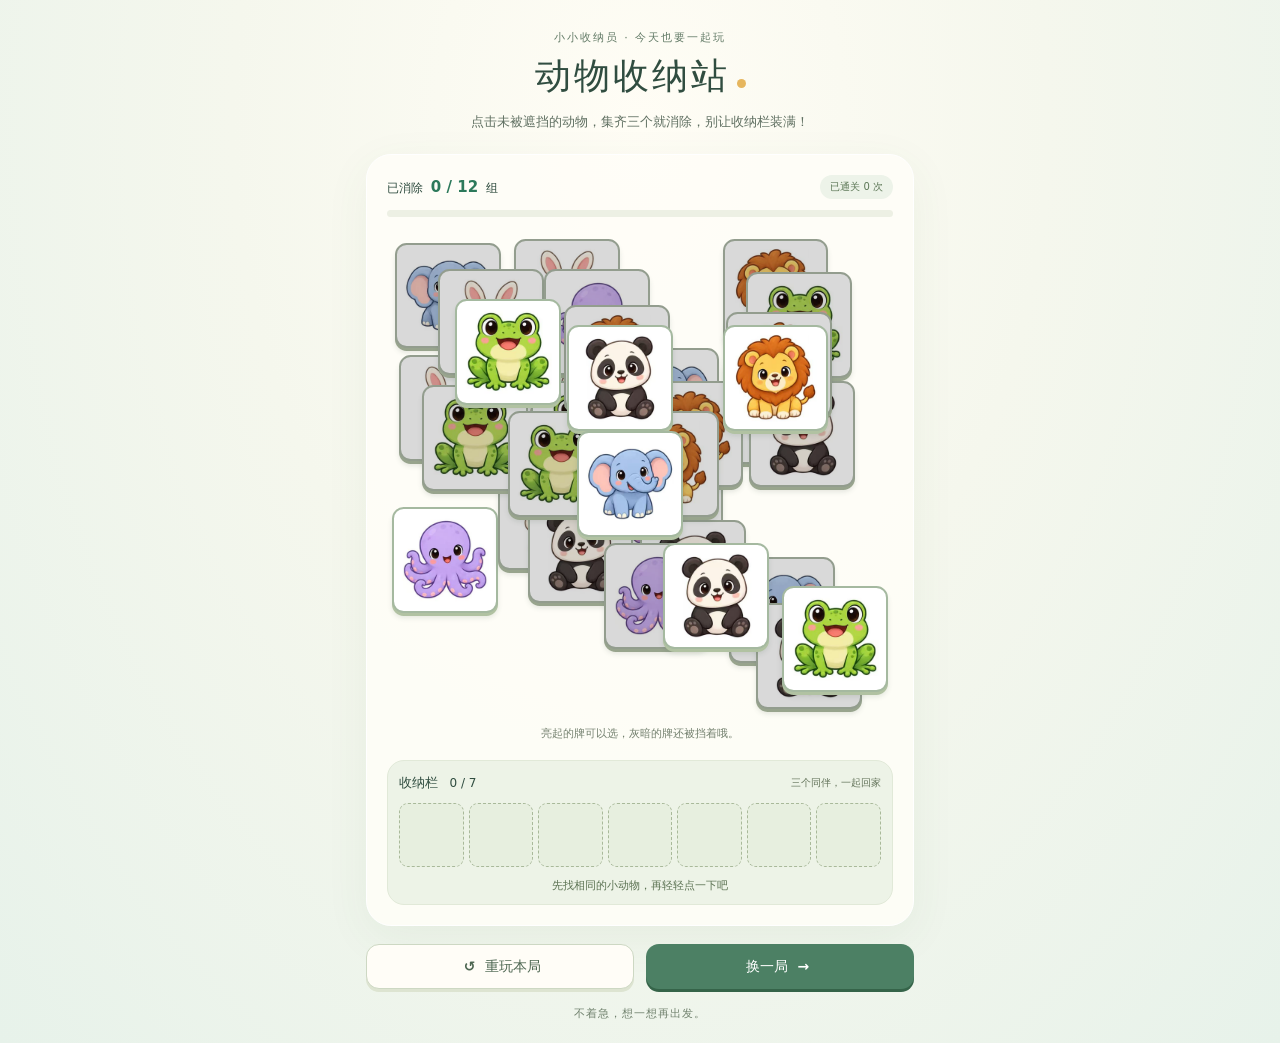
<file: codex-test/index.html>
<!DOCTYPE html>
<html lang="zh-CN">
<head>
  <meta charset="UTF-8">
  <meta name="viewport" content="width=device-width, initial-scale=1">
  <meta name="theme-color" content="#edf5ed">
  <title>动物收纳站</title>
  <link rel="stylesheet" href="styles.css">
  <script src="layouts.js" defer></script>
  <script src="fallback.js" defer></script>
  <script src="game.js" defer></script>
  <script src="app.js" defer></script>
</head>
<body>
  <main class="game-shell">
    <header class="heading">
      <span class="eyebrow">小小收纳员 · 今天也要一起玩</span>
      <h1>动物收纳站<span class="title-dot" aria-hidden="true"></span></h1>
      <p class="rules">点击未被遮挡的动物，集齐三个就消除，<br class="mobile-break">别让收纳栏装满！</p>
    </header>
    <section class="play-card" aria-label="动物收纳游戏">
      <div class="progress-heading">
        <span id="progress-text">已消除 <strong>0 / 12</strong> 组</span>
        <span class="level-tag">已通关 0 次</span>
      </div>
      <progress id="progress" value="0" max="12" aria-label="消除进度"></progress>
      <div class="board-wrap">
        <div id="board" aria-label="错落叠放的动物棋盘"></div>
        <div id="loading" role="status" hidden>正在布置动物……</div>
      </div>
      <p class="board-tip">亮起的牌可以选，灰暗的牌还被挡着哦。</p>
      <section class="tray-area" aria-label="收纳栏">
        <div class="tray-heading"><h2>收纳栏 <span id="tray-count"></span></h2><span>三个同伴，一起回家</span></div>
        <div id="tray" class="tray"></div>
        <p id="hint" class="hint" role="status" aria-live="polite">先找相同的小动物，再轻轻点一下吧</p>
      </section>
    </section>
    <div class="actions">
      <button id="replay" class="button secondary" type="button"><span aria-hidden="true">↺</span> 重玩本局</button>
      <button id="new-game" class="button primary" type="button">换一局 <span aria-hidden="true">→</span></button>
    </div>
    <p class="footer-note">不着急，想一想再出发。</p>
    <p id="storage-note" class="storage-note" role="status"></p>
  </main>
  <dialog id="modal" aria-labelledby="modal-title" aria-describedby="modal-description">
    <div class="modal-inner">
      <img src="assets/animals/panda.png" alt="" class="modal-animal">
      <h2 id="modal-title"></h2><p id="modal-description"></p>
      <div id="modal-actions" class="modal-actions"></div>
    </div>
  </dialog>
</body>
</html>
</file>
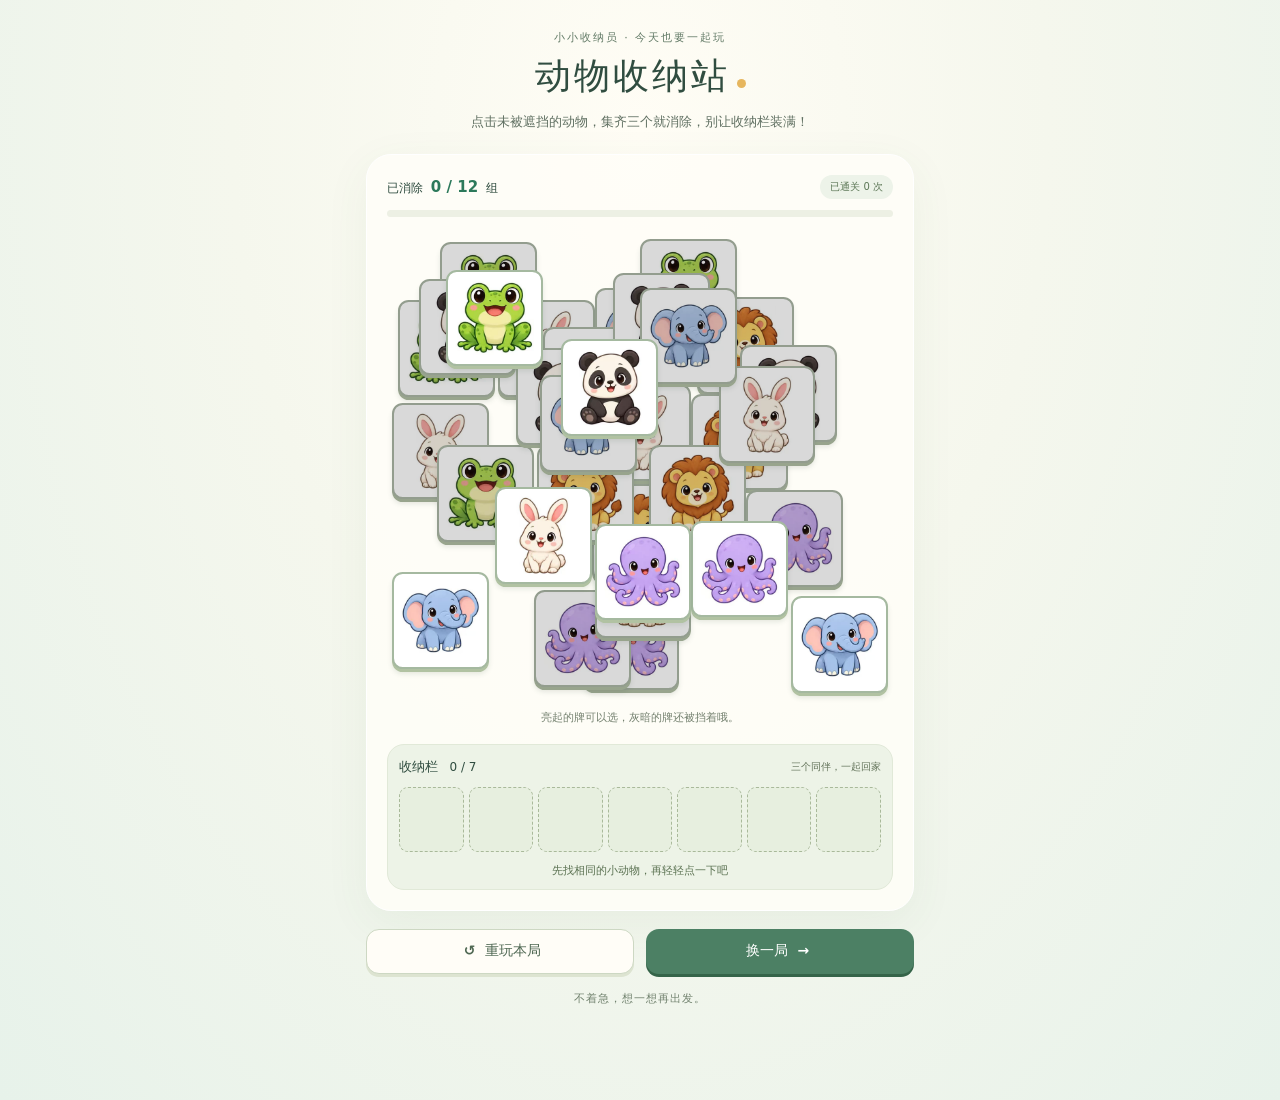
<file: codex-test/tools/layout-preview.html>
<!doctype html><html lang="zh-CN"><meta charset="utf-8"><title>布局视觉检查</title>
<style>html,body{margin:0;padding:0}iframe{display:block;width:100%;height:1100px;border:0}pre{display:none}</style>
<iframe id="game" title="实际游戏布局"></iframe><pre id="result">WAIT</pre>
<script>
const params=new URLSearchParams(location.search), frame=document.getElementById('game');
if(params.get('mobile')==='1')frame.style.width='360px';
frame.onload=()=>setTimeout(()=>{
  try {
    const w=frame.contentWindow, g=w.AnimalGame, app=w.AnimalApp;
    const template=g.CONFIG.layoutTemplates[Number(params.get('template')||0)];
    const deal=g.generate(2026,{templateId:template.id,variant:0});
    const dialog=frame.contentDocument.getElementById('modal'); if(dialog.open)dialog.close();
    app.session.start(deal);
    const steps=Number(params.get('steps')||0);
    for(const id of deal.solution.slice(0,steps)) {
      if(!g.pick(app.session.state,id))throw Error('Invalid preview move');
    }
    app.render();
    const hidden=app.session.state.tiles.filter(t=>t.state==='board' && g.visibleFraction(app.session.state,t)===0).length;
    document.getElementById('result').textContent=JSON.stringify({template:template.id,steps,hidden,tiles:frame.contentDocument.querySelectorAll('.tile').length,width:w.innerWidth,overflow:frame.contentDocument.documentElement.scrollWidth>w.innerWidth});
  } catch(error) {document.getElementById('result').textContent=error.stack;}
},100);
frame.src='../index.html';
</script></html>
</file>
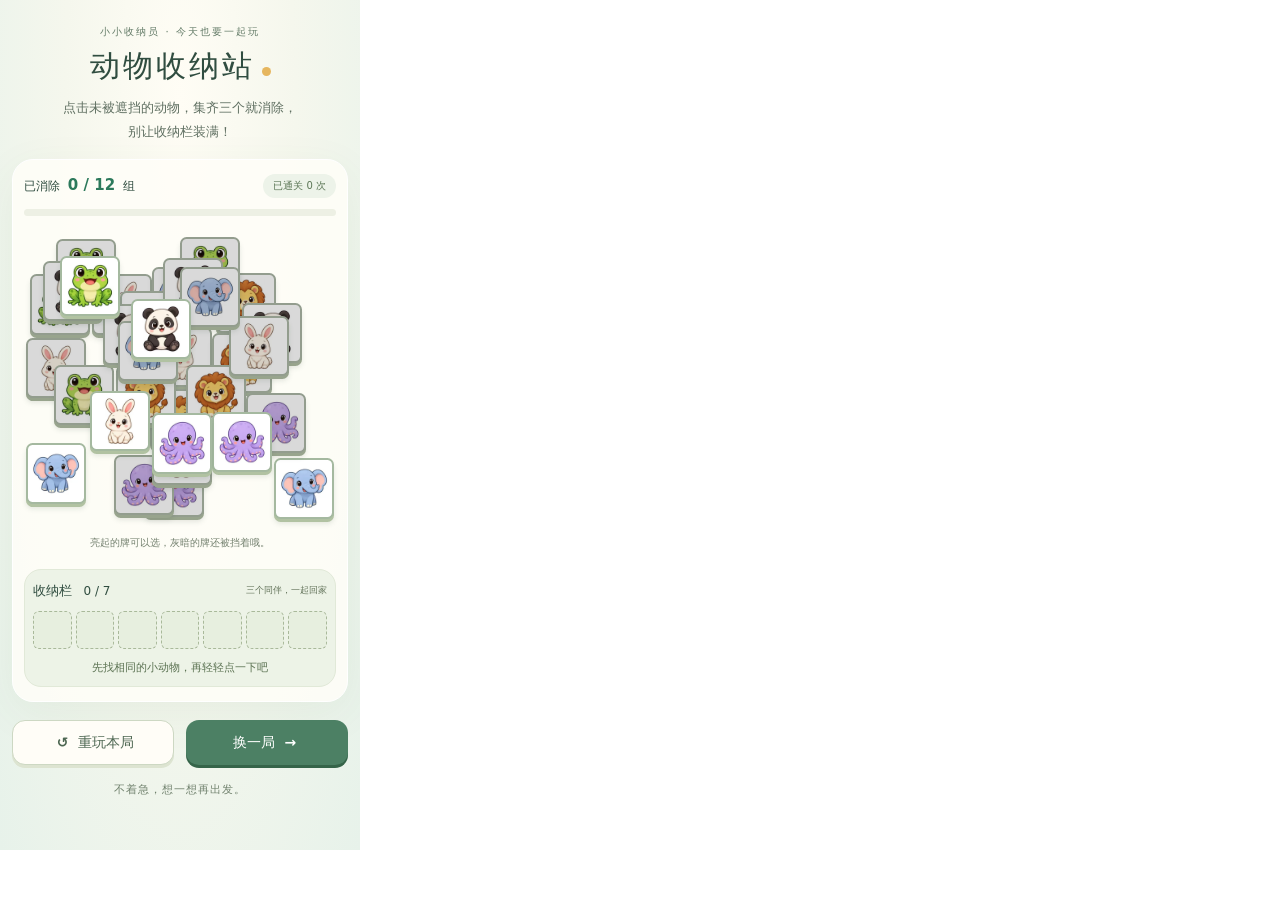
<file: codex-test/tools/mobile-preview.html>
<!doctype html><html lang="zh-CN"><meta charset="utf-8"><title>360px 布局预览</title>
<style>html,body{margin:0;padding:0}iframe{display:block;width:360px;height:850px;border:0}</style>
<iframe src="../index.html" title="360px 手机游戏预览"></iframe></html>
</file>
<file: codex-test/styles.css>
:root { color-scheme: light; font-family: "Microsoft YaHei", "PingFang SC", system-ui, sans-serif; color: #304d40; background: #edf5ed; font-synthesis: none; }
* { box-sizing: border-box; }
body { margin: 0; min-width: 320px; background: radial-gradient(ellipse at 50% 12%, #fffdf5 0, #f5f7ed 45%, #e7f2ea 100%); min-height: 100vh; }
button { font: inherit; touch-action: manipulation; -webkit-tap-highlight-color: transparent; cursor: pointer; }
button:focus-visible { outline: 3px solid #d28d30; outline-offset: 4px; }
button:disabled { cursor: default; }
[hidden] { display: none !important; }
.game-shell { width: min(100% - 32px, 548px); margin: 0 auto; padding: 26px 0 14px; }
.heading { text-align: center; margin-bottom: 20px; }
.eyebrow { font-size: 11px; letter-spacing: 2px; color: #637b67; }
h1 { margin: 7px 0 9px; font-size: 36px; letter-spacing: 3px; font-weight: 900; line-height: 1.35; }
.title-dot { display: inline-block; width: 9px; height: 9px; border-radius: 50%; background: #e6b65e; margin-left: 7px; }
.rules { margin: 0; font-size: 13px; line-height: 1.9; color: #607062; }
.mobile-break { display: none; }
.play-card { padding: 20px; border: 1px solid #fff; background: #fffef9dd; border-radius: 25px; box-shadow: 0 12px 45px #416c4210; }
.progress-heading { display: flex; align-items: center; justify-content: space-between; font-size: 12px; }
.progress-heading strong { color: #2c795b; padding: 0 4px; font-size: 15px; }
.level-tag { font-size: 10px; background: #edf3e9; padding: 5px 10px; border-radius: 20px; color: #5b7655; }
progress { appearance: none; display: block; width: 100%; height: 7px; border: none; border-radius: 6px; overflow: hidden; margin-top: 11px; background: #edf0e4; }
progress::-webkit-progress-bar { background: #edf0e4; }
progress::-webkit-progress-value { background: #80b898; border-radius: 6px; transition: width .2s; }
progress::-moz-progress-bar { background: #80b898; }
.board-wrap { position: relative; padding: 22px 5px 12px; }
#board { position: relative; width: 100%; isolation: isolate; }
.tile { position: absolute; display: grid; place-items: center; padding: 3px; border: 2px solid #a5b9a0; border-radius: 11%; background: #fff; box-shadow: 0 3px 0 #b1c2a2, 0 5px 5px #37564020; transition: filter .15s, border-color .15s; overflow: hidden; }
.tile img { display: block; width: 100%; height: 100%; object-fit: contain; pointer-events: none; user-select: none; -webkit-user-drag: none; }
.tile.blocked { filter: brightness(.85) saturate(.85); border-color: #abb9a5; cursor: default; }
.tile.concealed { visibility: hidden; }
.tile.available:hover { border-color: #408966; box-shadow: 0 4px 0 #8ba782, 0 6px 10px #37564025; }
.tile.available:active { filter: brightness(.96); }
#loading { position: absolute; inset: 0; display: grid; place-items: center; z-index: 100; background: #fffef9e8; border-radius: 16px; font-size: 15px; }
.board-tip { margin: 5px 0 19px; font-size: 11px; text-align: center; color: #74816f; }
.tray-area { background: #edf3e7; border: 1px solid #e1e9d8; border-radius: 17px; padding: 13px 11px 4px; }
.tray-heading { display: flex; align-items: center; justify-content: space-between; gap: 5px; margin-bottom: 11px; }
.tray-heading h2 { font-size: 13px; margin: 0; }
#tray-count { font-size: 12px; font-weight: 400; margin-left: 7px; }
.tray-heading > span { font-size: 10px; color: #64745b; }
.tray { display: grid; grid-template-columns: repeat(var(--tray-columns, 7), minmax(0, 1fr)); gap: 5px; }
.slot { aspect-ratio: 1; min-width: 0; border: 1px dashed #a9b99a; border-radius: 9px; background: #dfe8d566; display: grid; place-items: center; }
.tray-tile { background: white; border: 1px solid #b1c2a1; border-radius: 8px; width: 100%; height: 100%; overflow: hidden; box-shadow: 0 2px 0 #c1d0b4; }
.tray-tile img { display: block; width: 100%; height: 100%; object-fit: contain; }
.arriving { animation: arrive .18s ease-out both; }
.matching { animation: match .2s ease-in both; }
@keyframes arrive { from { transform: scale(.65); opacity: .35; } to { transform: scale(1); opacity: 1; } }
@keyframes match { from { transform: scale(1); opacity: 1; } to { transform: scale(.5); opacity: 0; } }
.hint { min-height: 18px; margin: 10px 0 5px; text-align: center; font-size: 11px; color: #5b7252; line-height: 1.6; }
.hint.caution { color: #936128; }
.tray-area.caution { background: #faf0db; border-color: #ead6b5; }
.actions { display: flex; gap: 12px; margin-top: 18px; }
.button { border: 1px solid transparent; border-radius: 13px; min-height: 45px; padding: 10px 19px; font-weight: 600; font-size: 14px; flex: 1; }
.button span { margin: 0 5px; }
.primary { color: #fff; background: #4c8064; box-shadow: 0 3px 0 #356449; }
.primary:hover { background: #3d7155; }
.secondary { color: #4e6752; background: #fffdf7; border-color: #cdd8c3; box-shadow: 0 3px 0 #dde4d1; }
.secondary:hover { background: #f6f8ed; }
.button:disabled { opacity: .55; }
.footer-note { margin: 17px 0 0; text-align: center; font-size: 11px; letter-spacing: 1px; color: #70816d; }
.storage-note { margin: 8px 0 0; font-size: 11px; text-align: center; color: #89612d; }
dialog { border: 1px solid #fff; border-radius: 24px; padding: 0; width: min(90vw, 400px); color: #304d40; background: #fffdf5; box-shadow: 0 20px 80px #22362b33; }
dialog::backdrop { background: #21392c66; backdrop-filter: blur(3px); }
.modal-inner { padding: 24px; text-align: center; }
.modal-animal { width: 98px; height: 98px; object-fit: contain; border-radius: 50%; }
.modal-inner h2 { font-size: 21px; line-height: 1.6; margin: 10px 0; }
.modal-inner p { font-size: 13px; color: #6b7865; line-height: 1.8; }
.modal-actions { display: flex; gap: 10px; margin-top: 22px; }
@media (max-width: 420px) {
  .game-shell { width: calc(100% - 24px); padding-top: 20px; }
  h1 { font-size: 30px; }
  .eyebrow { font-size: 10px; }
  .mobile-break { display: initial; }
  .heading { margin-bottom: 14px; }
  .play-card { padding: 14px 11px; border-radius: 21px; }
  .board-wrap { padding: 21px 2px 12px; }
  .tray-area { padding: 12px 8px 4px; }
  .tray { gap: 4px; }
  .tray-heading > span { font-size: 9px; }
  .slot { border-radius: 6px; }
  .tile { padding: 2px; }
  .board-tip { font-size: 10px; }
}
@media (prefers-reduced-motion: reduce) { *, *::before, *::after { animation-duration: .001ms !important; transition-duration: .001ms !important; } }
</file>
